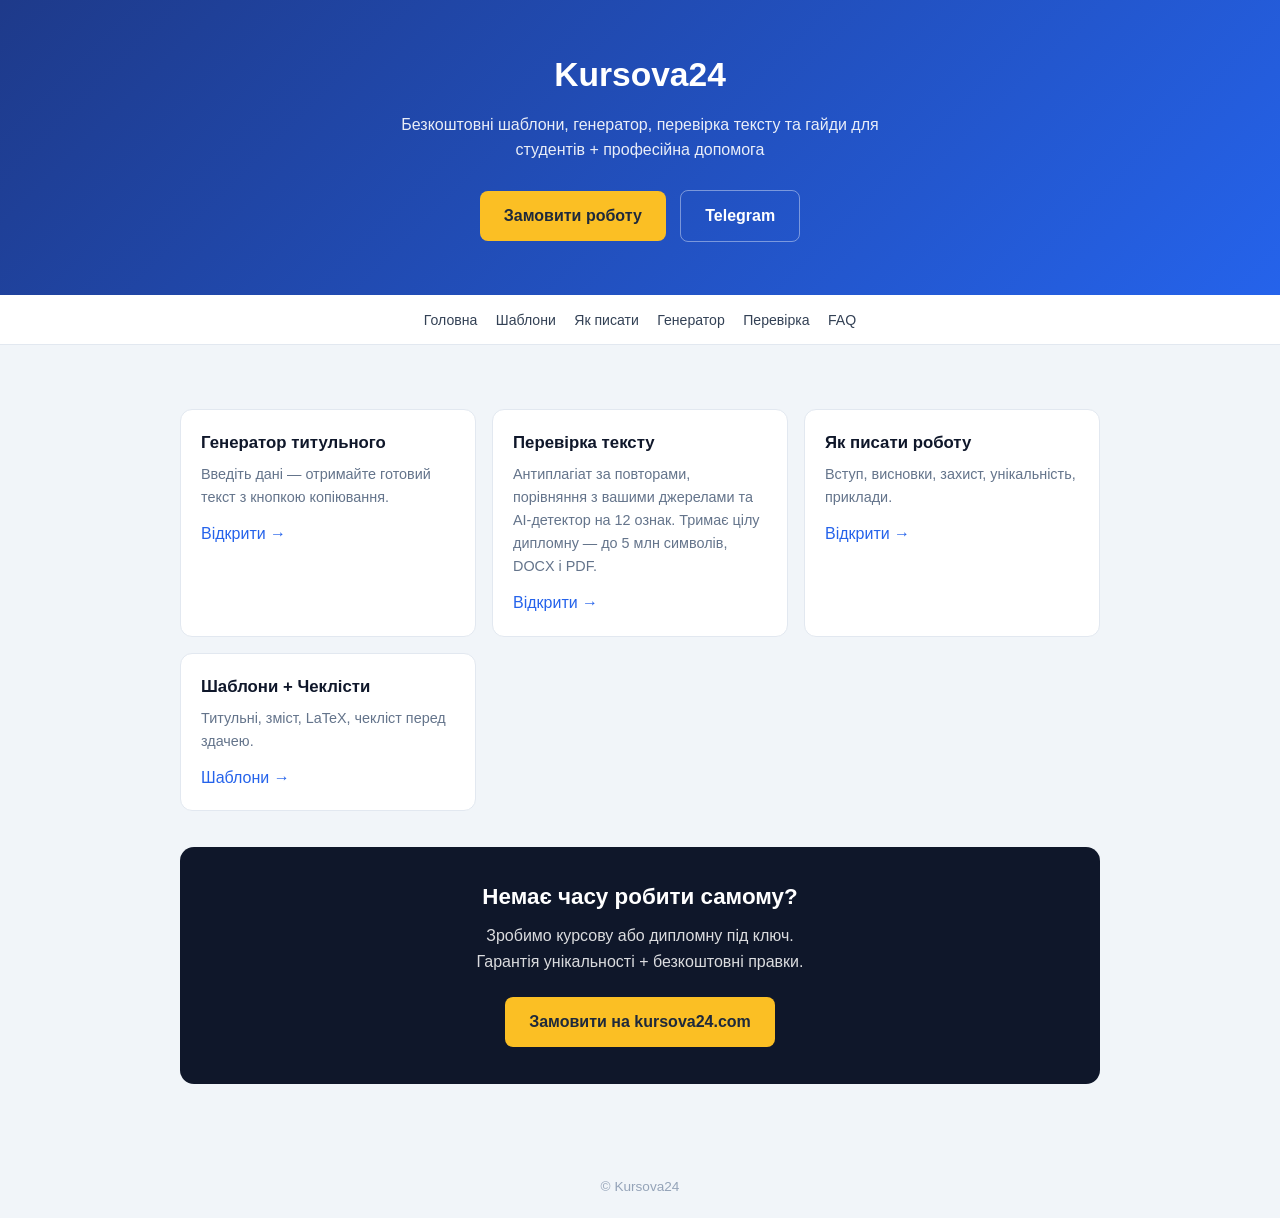
<file: index.html>
<!DOCTYPE html>
<html lang="uk">
<head>
  <meta charset="UTF-8">
  <meta name="viewport" content="width=device-width, initial-scale=1.0">
  <title>Kursova24 — Безкоштовні шаблони + допомога з курсовими</title>
  <meta name="description" content="Шаблони, генератор титульного, перевірка тексту, гайди з написання. Професійна допомога студентам.">
  <style>
    *{box-sizing:border-box;margin:0;padding:0}body{font-family:-apple-system,BlinkMacSystemFont,'Segoe UI',Roboto,sans-serif;line-height:1.6;color:#0f172a;background:#f1f5f9}.hero{background:linear-gradient(135deg,#1e3a8a,#2563eb);color:#fff;padding:48px 20px;text-align:center}.hero h1{font-size:2.1rem;margin-bottom:10px}.hero p{opacity:.9;margin-bottom:22px;max-width:540px;margin-left:auto;margin-right:auto}.btn{display:inline-block;padding:12px 24px;border-radius:8px;font-weight:600;text-decoration:none;margin:5px;font-size:1rem}.btn-yellow{background:#fbbf24;color:#1e293b}.btn-outline{background:transparent;color:#fff;border:1px solid rgba(255,255,255,.4)}.nav{background:#fff;border-bottom:1px solid #e2e8f0;padding:12px 20px;text-align:center;position:sticky;top:0;z-index:10}.nav a{margin:0 7px;color:#334155;text-decoration:none;font-weight:500;font-size:.88rem}.container{max-width:960px;margin:0 auto;padding:36px 20px}.grid{display:grid;grid-template-columns:repeat(auto-fit,minmax(240px,1fr));gap:16px;margin:28px 0}.card{background:#fff;border-radius:12px;padding:20px;border:1px solid #e2e8f0}.card h3{margin-bottom:6px;font-size:1.05rem}.card p{color:#64748b;font-size:.9rem;margin-bottom:12px}.card a{color:#2563eb;font-weight:500;text-decoration:none}.cta{background:#0f172a;color:#fff;border-radius:14px;padding:32px 20px;text-align:center;margin:36px 0}.cta h2{font-size:1.4rem;margin-bottom:8px}.cta p{opacity:.85;margin-bottom:18px}footer{text-align:center;padding:20px;color:#94a3b8;font-size:.85rem}
  </style>
</head>
<body>
  <div class="hero">
    <h1>Kursova24</h1>
    <p>Безкоштовні шаблони, генератор, перевірка тексту та гайди для студентів + професійна допомога</p>
    <a class="btn btn-yellow" href="https://kursova24.com" target="_blank">Замовити роботу</a>
    <a class="btn btn-outline" href="https://t.me/k24Anton" target="_blank">Telegram</a>
  </div>
  <nav class="nav">
    <a href="index.html">Головна</a>
    <a href="templates.html">Шаблони</a>
    <a href="how-to.html">Як писати</a>
    <a href="generator.html">Генератор</a>
    <a href="check.html">Перевірка</a>
    <a href="faq.html">FAQ</a>
  </nav>
  <div class="container">
    <div class="grid">
      <div class="card">
        <h3>Генератор титульного</h3>
        <p>Введіть дані — отримайте готовий текст з кнопкою копіювання.</p>
        <a href="generator.html">Відкрити →</a>
      </div>
      <div class="card">
        <h3>Перевірка тексту</h3>
        <p>Антиплагіат за повторами, порівняння з вашими джерелами та AI-детектор на 12 ознак. Тримає цілу дипломну — до 5 млн символів, DOCX і PDF.</p>
        <a href="check.html">Відкрити →</a>
      </div>
      <div class="card">
        <h3>Як писати роботу</h3>
        <p>Вступ, висновки, захист, унікальність, приклади.</p>
        <a href="how-to.html">Відкрити →</a>
      </div>
      <div class="card">
        <h3>Шаблони + Чеклісти</h3>
        <p>Титульні, зміст, LaTeX, чекліст перед здачею.</p>
        <a href="https://github.com/prostoyinteligent-jpg/ukrainian-academic-templates">Шаблони →</a>
      </div>
    </div>
    <div class="cta">
      <h2>Немає часу робити самому?</h2>
      <p>Зробимо курсову або дипломну під ключ.<br>Гарантія унікальності + безкоштовні правки.</p>
      <a class="btn btn-yellow" href="https://kursova24.com" target="_blank">Замовити на kursova24.com</a>
    </div>
  </div>
  <footer>© Kursova24</footer>
</body>
</html>
</file>
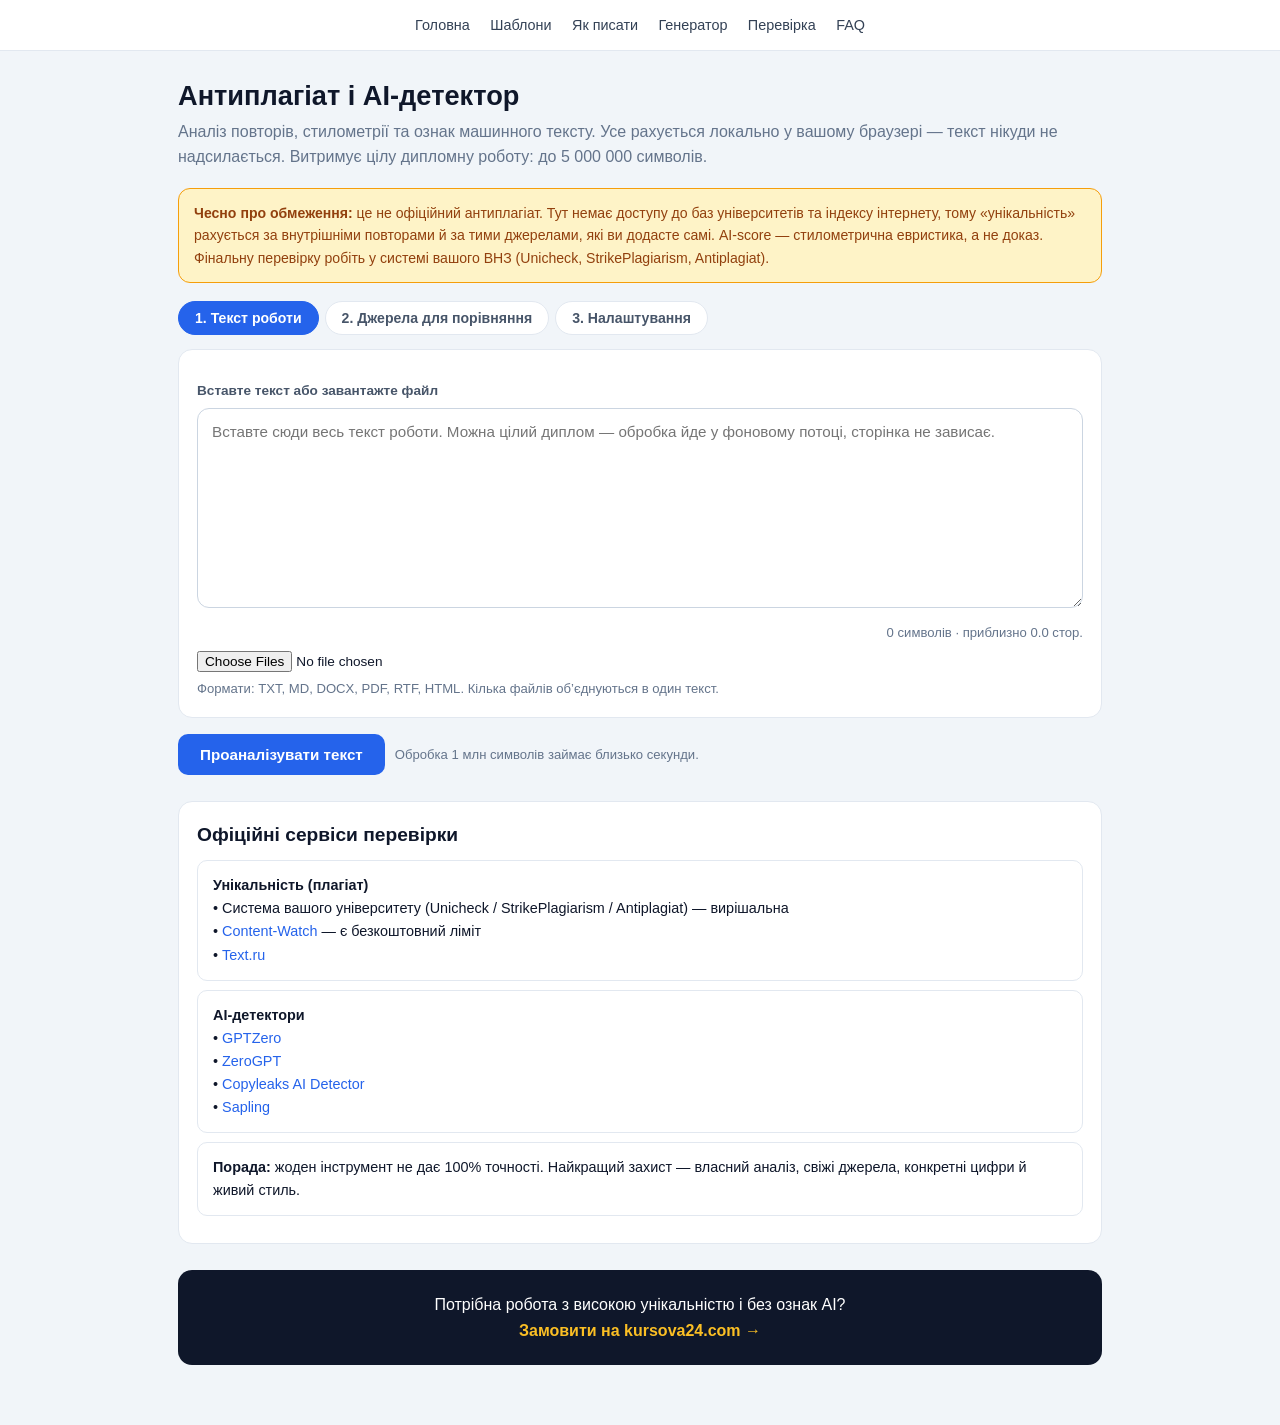
<file: check.html>
<!DOCTYPE html>
<html lang="uk">
<head>
  <meta charset="UTF-8">
  <meta name="viewport" content="width=device-width, initial-scale=1.0">
  <title>Антиплагіат та AI-детектор онлайн — перевірка курсової | Kursova24</title>
  <meta name="description" content="Безкоштовна перевірка тексту на повтори та ознаки AI-генерації. Працює у браузері, тримає великі тексти до 5 млн символів, підтримує DOCX, PDF і TXT.">
  <link rel="stylesheet" href="assets/check.css">
</head>
<body>
  <nav class="nav">
    <a href="index.html">Головна</a>
    <a href="templates.html">Шаблони</a>
    <a href="how-to.html">Як писати</a>
    <a href="generator.html">Генератор</a>
    <a href="check.html">Перевірка</a>
    <a href="faq.html">FAQ</a>
  </nav>

  <div class="container">
    <h1>Антиплагіат і AI-детектор</h1>
    <p class="lead">Аналіз повторів, стилометрії та ознак машинного тексту. Усе рахується локально у вашому браузері — текст нікуди не надсилається. Витримує цілу дипломну роботу: до 5 000 000 символів.</p>

    <div class="disclaimer">
      <strong>Чесно про обмеження:</strong> це не офіційний антиплагіат. Тут немає доступу до баз університетів та індексу інтернету,
      тому «унікальність» рахується за внутрішніми повторами й за тими джерелами, які ви додасте самі.
      AI-score — стилометрична евристика, а не доказ. Фінальну перевірку робіть у системі вашого ВНЗ (Unicheck, StrikePlagiarism, Antiplagiat).
    </div>

    <div class="tabs">
      <button class="tab active" data-panel="text">1. Текст роботи</button>
      <button class="tab" data-panel="sources">2. Джерела для порівняння</button>
      <button class="tab" data-panel="settings">3. Налаштування</button>
    </div>

    <!-- панель: текст -->
    <div class="card" data-panel-body="text">
      <label class="field" for="text">Вставте текст або завантажте файл</label>
      <textarea id="text" placeholder="Вставте сюди весь текст роботи. Можна цілий диплом — обробка йде у фоновому потоці, сторінка не зависає."></textarea>
      <div class="counter" id="counter">0 символів</div>
      <div class="row" style="margin-top:8px">
        <input type="file" id="mainFile" accept=".txt,.md,.docx,.pdf,.rtf,.csv,.tex,.html,.htm" multiple>
        <span class="hint" id="mainFileHint"></span>
      </div>
      <p class="hint" style="margin-top:6px">Формати: TXT, MD, DOCX, PDF, RTF, HTML. Кілька файлів об’єднуються в один текст.</p>
    </div>

    <!-- панель: джерела -->
    <div class="card" data-panel-body="sources" style="display:none">
      <h3>Порівняння з джерелами</h3>
      <p class="hint">Додайте методичку, чужу роботу, статті або власні попередні роботи — інструмент знайде дослівні збіги та покаже відсоток покриття. Так працює справжній антиплагіат, тільки база тут ваша.</p>
      <label class="field" for="srcText">Вставити текст джерела</label>
      <textarea id="srcText" class="small" placeholder="Текст статті, методички або іншої роботи…"></textarea>
      <div class="row" style="margin-top:8px">
        <button class="btn btn-sec btn-sm" id="addSrcText">Додати як джерело</button>
        <input type="file" id="srcFile" accept=".txt,.md,.docx,.pdf,.rtf,.csv,.tex,.html,.htm" multiple>
        <span class="hint" id="srcFileHint"></span>
        <button class="btn btn-sec btn-sm" id="clearSrc">Очистити всі</button>
      </div>
      <div id="sourceList" style="margin-top:12px"></div>
    </div>

    <!-- панель: налаштування -->
    <div class="card" data-panel-body="settings" style="display:none">
      <h3>Чутливість пошуку повторів</h3>
      <label class="field" for="sensitivity">Мінімальна довжина збігу (у словах)</label>
      <select id="sensitivity">
        <option value="4">4 слова — максимальна чутливість (більше «шуму»)</option>
        <option value="5">5 слів — суворо</option>
        <option value="6" selected>6 слів — рекомендовано</option>
        <option value="8">8 слів — лише явні дослівні запозичення</option>
        <option value="10">10 слів — тільки великі блоки</option>
      </select>
      <p class="hint" style="margin-top:8px">Університетські системи зазвичай реагують на збіги від 5–8 слів. Менше значення — більше знайдених фрагментів, але й більше випадкових.</p>
    </div>

    <div class="row">
      <button class="btn" id="runBtn">Проаналізувати текст</button>
      <span class="hint">Обробка 1 млн символів займає близько секунди.</span>
    </div>
    <div class="err" id="error"></div>

    <div class="progress-wrap" id="progressWrap">
      <div class="progress"><span id="progressBar"></span></div>
      <div class="progress-label" id="progressLabel"></div>
    </div>

    <!-- результати -->
    <div class="results" id="results">
      <div class="card" style="margin-top:20px">
        <h2>Статистика тексту</h2>
        <div class="grid" id="kpis"></div>
      </div>

      <div class="card">
        <h2>Антиплагіат: внутрішні повтори</h2>
        <div class="score">
          <div class="dial bg-ok" id="plagDial"></div>
          <div style="flex:1;min-width:240px" id="plagSummary"></div>
        </div>
        <details open style="margin-top:14px">
          <summary>Найдовші дослівні повтори</summary>
          <div style="margin-top:10px" id="blocks"></div>
        </details>
        <details>
          <summary>Найчастіші слова (ознака «водянистого» тексту)</summary>
          <table style="margin-top:8px"><thead><tr><th>Слово</th><th>Разів</th><th>Частка</th></tr></thead><tbody id="topWords"></tbody></table>
        </details>
      </div>

      <div class="card" id="sourcesResult" style="display:none">
        <h2>Збіги з вашими джерелами</h2>
        <div class="score">
          <div class="dial bg-ok" id="srcDial"></div>
          <div style="flex:1;min-width:240px">
            <table><thead><tr><th>Джерело</th><th>Покриття</th><th>Jaccard</th><th>Слів у джерелі</th></tr></thead><tbody id="srcTable"></tbody></table>
          </div>
        </div>
        <details open style="margin-top:14px">
          <summary>Фрагменти, що збігаються</summary>
          <div style="margin-top:10px" id="srcFragments"></div>
        </details>
      </div>

      <div class="card">
        <h2>AI-детектор</h2>
        <div class="score">
          <div class="dial bg-ok" id="aiDial"></div>
          <div style="flex:1;min-width:240px" id="aiVerdict"></div>
        </div>
        <h3 style="margin-top:18px">Розклад за ознаками</h3>
        <table><thead><tr><th>Ознака</th><th>Ризик</th><th>Що робити</th></tr></thead><tbody id="signals"></tbody></table>
        <details open style="margin-top:14px">
          <summary>Абзаци з найвищим ризиком AI</summary>
          <div style="margin-top:10px" id="paraRisk"></div>
        </details>
        <details>
          <summary>Знайдені шаблонні фрази</summary>
          <table style="margin-top:8px"><thead><tr><th>Фраза</th><th>Разів</th></tr></thead><tbody id="cliches"></tbody></table>
        </details>
      </div>

      <div class="card">
        <h2>Що виправити</h2>
        <ul id="recommendations" style="padding-left:20px;font-size:.92rem"></ul>
      </div>

      <div class="card">
        <h2>Речення для зовнішньої перевірки</h2>
        <p class="hint">Найінформативніші речення роботи. Натисніть пошуковик — якщо речення знайдеться дослівно, це потенційний плагіат.</p>
        <div style="margin-top:12px" id="extSentences"></div>
      </div>

      <div class="card">
        <h2>Звіт</h2>
        <div class="row">
          <button class="btn btn-sec btn-sm" id="downloadReport">Завантажити звіт (.md)</button>
          <button class="btn btn-sec btn-sm" id="copyReport">Копіювати звіт</button>
        </div>
      </div>
    </div>

    <div class="card" style="margin-top:26px">
      <h2>Офіційні сервіси перевірки</h2>
      <div class="tool">
        <strong>Унікальність (плагіат)</strong><br>
        • Система вашого університету (Unicheck / StrikePlagiarism / Antiplagiat) — вирішальна<br>
        • <a href="https://content-watch.ru" target="_blank" rel="noopener">Content-Watch</a> — є безкоштовний ліміт<br>
        • <a href="https://text.ru" target="_blank" rel="noopener">Text.ru</a>
      </div>
      <div class="tool">
        <strong>AI-детектори</strong><br>
        • <a href="https://gptzero.me" target="_blank" rel="noopener">GPTZero</a><br>
        • <a href="https://www.zerogpt.com" target="_blank" rel="noopener">ZeroGPT</a><br>
        • <a href="https://copyleaks.com/ai-content-detector" target="_blank" rel="noopener">Copyleaks AI Detector</a><br>
        • <a href="https://sapling.ai/ai-content-detector" target="_blank" rel="noopener">Sapling</a>
      </div>
      <div class="tool">
        <strong>Порада:</strong> жоден інструмент не дає 100% точності. Найкращий захист — власний аналіз, свіжі джерела, конкретні цифри й живий стиль.
      </div>
    </div>

    <div class="cta">
      <p>Потрібна робота з високою унікальністю і без ознак AI?</p>
      <p><a href="https://kursova24.com" target="_blank" rel="noopener">Замовити на kursova24.com →</a></p>
    </div>
  </div>

  <script src="assets/check.js"></script>
</body>
</html>
</file>
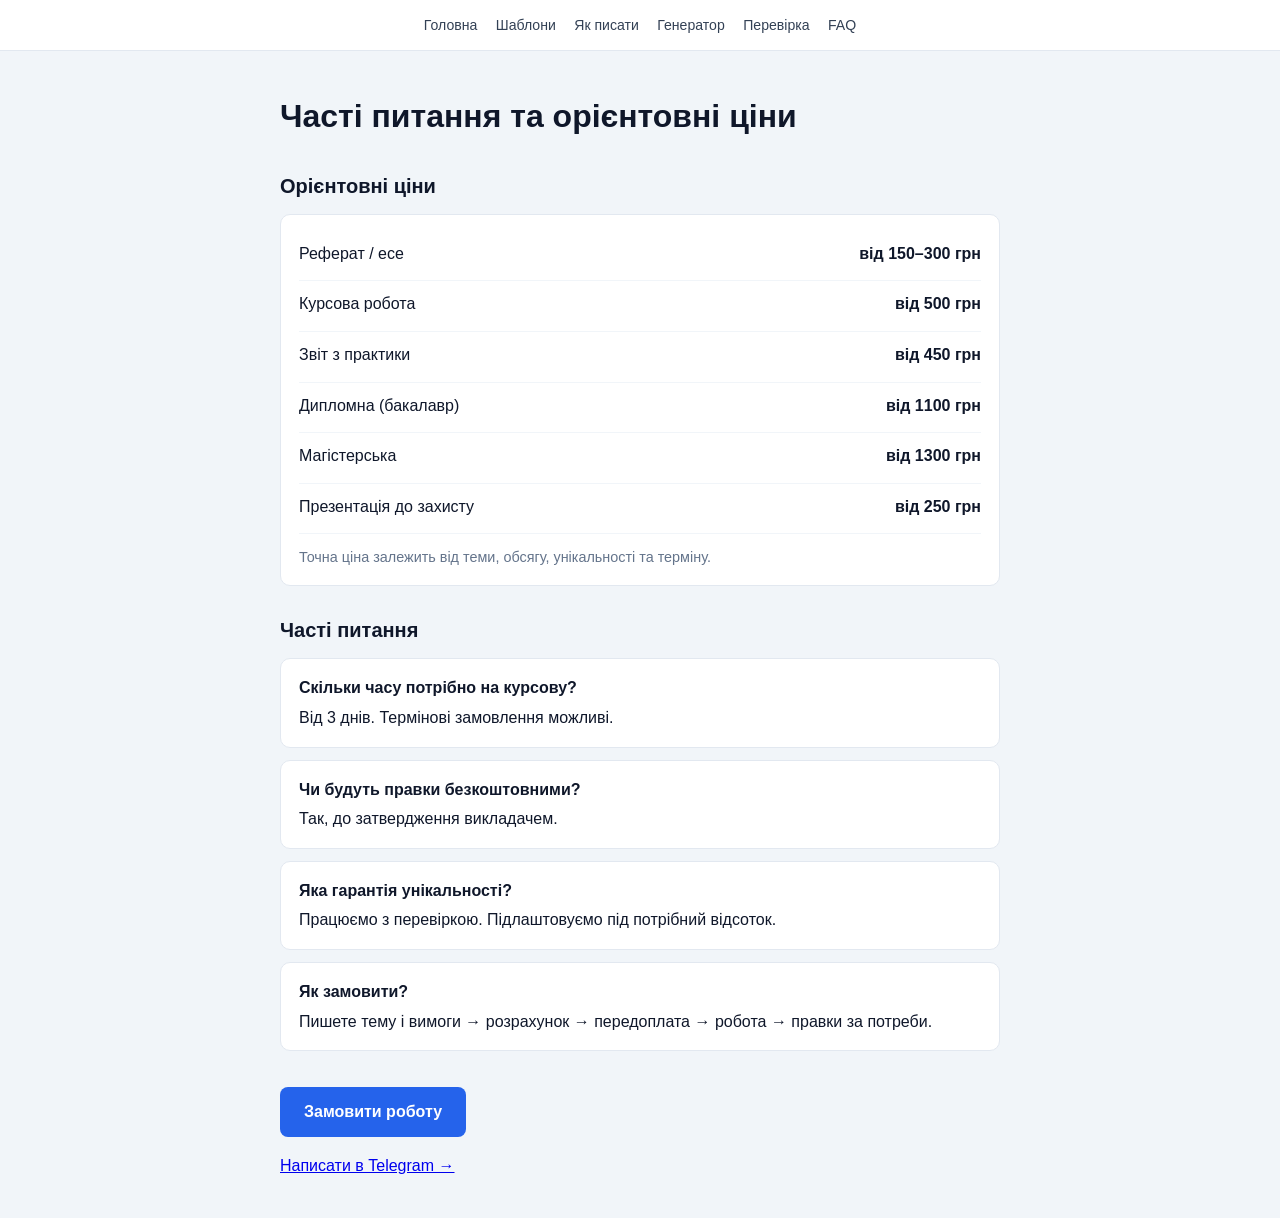
<file: faq.html>
<!DOCTYPE html>
<html lang="uk">
<head>
  <meta charset="UTF-8">
  <meta name="viewport" content="width=device-width, initial-scale=1.0">
  <title>FAQ та ціни — Kursova24</title>
  <style>
    *{box-sizing:border-box;margin:0;padding:0}body{font-family:-apple-system,BlinkMacSystemFont,'Segoe UI',Roboto,sans-serif;line-height:1.6;color:#0f172a;background:#f1f5f9}.nav{background:#fff;border-bottom:1px solid #e2e8f0;padding:12px 20px;text-align:center}.nav a{margin:0 7px;color:#334155;text-decoration:none;font-weight:500;font-size:.88rem}.container{max-width:760px;margin:0 auto;padding:40px 20px}h1{margin-bottom:24px}h2{margin:28px 0 12px;font-size:1.25rem}.item{background:#fff;border-radius:10px;padding:16px 18px;margin-bottom:12px;border:1px solid #e2e8f0}.item strong{display:block;margin-bottom:4px}.price{display:flex;justify-content:space-between;padding:10px 0;border-bottom:1px solid #f1f5f9}.btn{display:inline-block;margin-top:24px;background:#2563eb;color:#fff;padding:12px 24px;border-radius:8px;text-decoration:none;font-weight:600}
  </style>
</head>
<body>
  <nav class="nav">
    <a href="index.html">Головна</a>
    <a href="templates.html">Шаблони</a>
    <a href="how-to.html">Як писати</a>
    <a href="generator.html">Генератор</a>
    <a href="check.html">Перевірка</a>
    <a href="faq.html">FAQ</a>
  </nav>
  <div class="container">
    <h1>Часті питання та орієнтовні ціни</h1>
    <h2>Орієнтовні ціни</h2>
    <div class="item">
      <div class="price"><span>Реферат / есе</span><strong>від 150–300 грн</strong></div>
      <div class="price"><span>Курсова робота</span><strong>від 500 грн</strong></div>
      <div class="price"><span>Звіт з практики</span><strong>від 450 грн</strong></div>
      <div class="price"><span>Дипломна (бакалавр)</span><strong>від 1100 грн</strong></div>
      <div class="price"><span>Магістерська</span><strong>від 1300 грн</strong></div>
      <div class="price"><span>Презентація до захисту</span><strong>від 250 грн</strong></div>
      <p style="margin-top:12px;font-size:.9rem;color:#64748b">Точна ціна залежить від теми, обсягу, унікальності та терміну.</p>
    </div>
    <h2>Часті питання</h2>
    <div class="item"><strong>Скільки часу потрібно на курсову?</strong>Від 3 днів. Термінові замовлення можливі.</div>
    <div class="item"><strong>Чи будуть правки безкоштовними?</strong>Так, до затвердження викладачем.</div>
    <div class="item"><strong>Яка гарантія унікальності?</strong>Працюємо з перевіркою. Підлаштовуємо під потрібний відсоток.</div>
    <div class="item"><strong>Як замовити?</strong>Пишете тему і вимоги → розрахунок → передоплата → робота → правки за потреби.</div>
    <a class="btn" href="https://kursova24.com" target="_blank">Замовити роботу</a>
    <p style="margin-top:16px"><a href="https://t.me/k24Anton">Написати в Telegram →</a></p>
  </div>
</body>
</html>
</file>
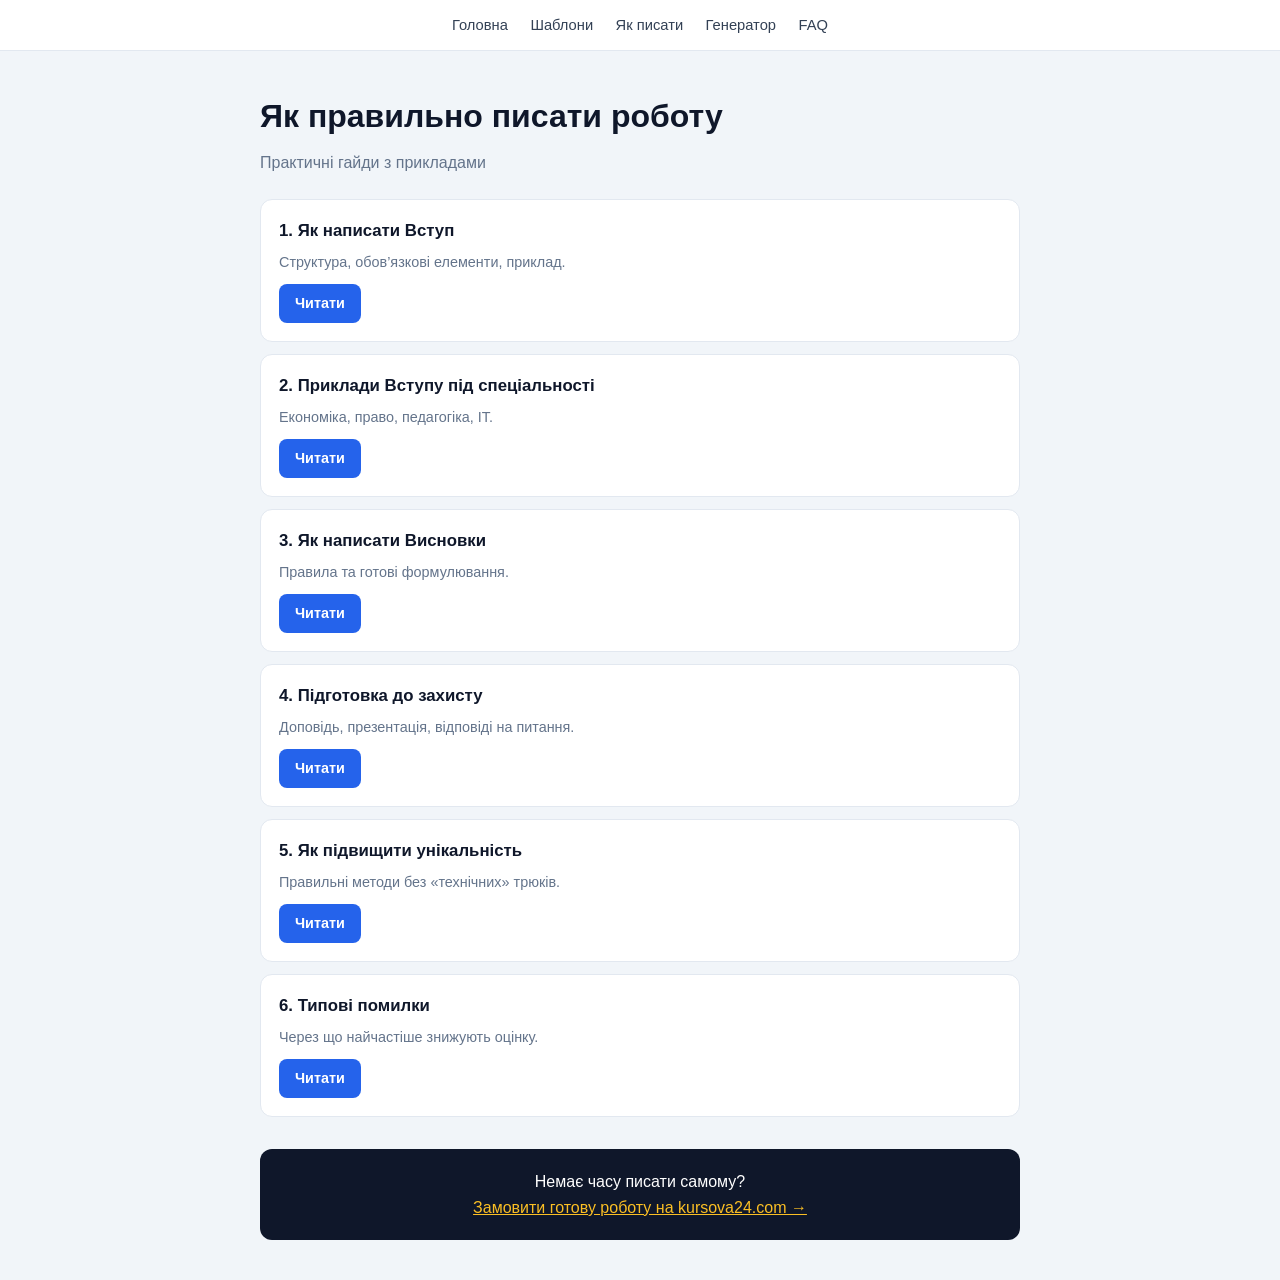
<file: how-to.html>
<!DOCTYPE html>
<html lang="uk">
<head>
  <meta charset="UTF-8">
  <meta name="viewport" content="width=device-width, initial-scale=1.0">
  <title>Як писати курсову — Kursova24</title>
  <style>
    *{box-sizing:border-box;margin:0;padding:0}body{font-family:-apple-system,BlinkMacSystemFont,'Segoe UI',Roboto,sans-serif;line-height:1.6;color:#0f172a;background:#f1f5f9}.nav{background:#fff;border-bottom:1px solid #e2e8f0;padding:12px 20px;text-align:center;position:sticky;top:0}.nav a{margin:0 9px;color:#334155;text-decoration:none;font-weight:500;font-size:.92rem}.container{max-width:800px;margin:0 auto;padding:40px 20px}h1{margin-bottom:8px}.sub{color:#64748b;margin-bottom:24px}.card{background:#fff;border-radius:12px;padding:18px;margin-bottom:12px;border:1px solid #e2e8f0}.card h3{margin-bottom:6px;font-size:1.05rem}.card p{color:#64748b;font-size:.9rem;margin-bottom:10px}a.btn{display:inline-block;background:#2563eb;color:#fff;padding:8px 16px;border-radius:8px;text-decoration:none;font-weight:600;font-size:.9rem}a.btn:hover{background:#1d4ed8}.cta{margin-top:32px;padding:20px;background:#0f172a;color:#fff;border-radius:12px;text-align:center}.cta a{color:#fbbf24}
  </style>
</head>
<body>
  <nav class="nav">
    <a href="index.html">Головна</a>
    <a href="templates.html">Шаблони</a>
    <a href="how-to.html">Як писати</a>
    <a href="generator.html">Генератор</a>
    <a href="faq.html">FAQ</a>
  </nav>
  <div class="container">
    <h1>Як правильно писати роботу</h1>
    <p class="sub">Практичні гайди з прикладами</p>

    <div class="card">
      <h3>1. Як написати Вступ</h3>
      <p>Структура, обов’язкові елементи, приклад.</p>
      <a class="btn" href="https://github.com/prostoyinteligent-jpg/how-to-write-kursova/blob/main/01-vstup.md">Читати</a>
    </div>
    <div class="card">
      <h3>2. Приклади Вступу під спеціальності</h3>
      <p>Економіка, право, педагогіка, IT.</p>
      <a class="btn" href="https://github.com/prostoyinteligent-jpg/how-to-write-kursova/blob/main/06-pryklady-vstupu.md">Читати</a>
    </div>
    <div class="card">
      <h3>3. Як написати Висновки</h3>
      <p>Правила та готові формулювання.</p>
      <a class="btn" href="https://github.com/prostoyinteligent-jpg/how-to-write-kursova/blob/main/02-vysnovky.md">Читати</a>
    </div>
    <div class="card">
      <h3>4. Підготовка до захисту</h3>
      <p>Доповідь, презентація, відповіді на питання.</p>
      <a class="btn" href="https://github.com/prostoyinteligent-jpg/how-to-write-kursova/blob/main/05-pidgotovka-do-zahystu.md">Читати</a>
    </div>
    <div class="card">
      <h3>5. Як підвищити унікальність</h3>
      <p>Правильні методи без «технічних» трюків.</p>
      <a class="btn" href="https://github.com/prostoyinteligent-jpg/how-to-write-kursova/blob/main/07-unikalnist.md">Читати</a>
    </div>
    <div class="card">
      <h3>6. Типові помилки</h3>
      <p>Через що найчастіше знижують оцінку.</p>
      <a class="btn" href="https://github.com/prostoyinteligent-jpg/how-to-write-kursova/blob/main/03-typovi-pomylky.md">Читати</a>
    </div>

    <div class="cta">
      <p>Немає часу писати самому?</p>
      <p><a href="https://kursova24.com">Замовити готову роботу на kursova24.com →</a></p>
    </div>
  </div>
</body>
</html>
</file>
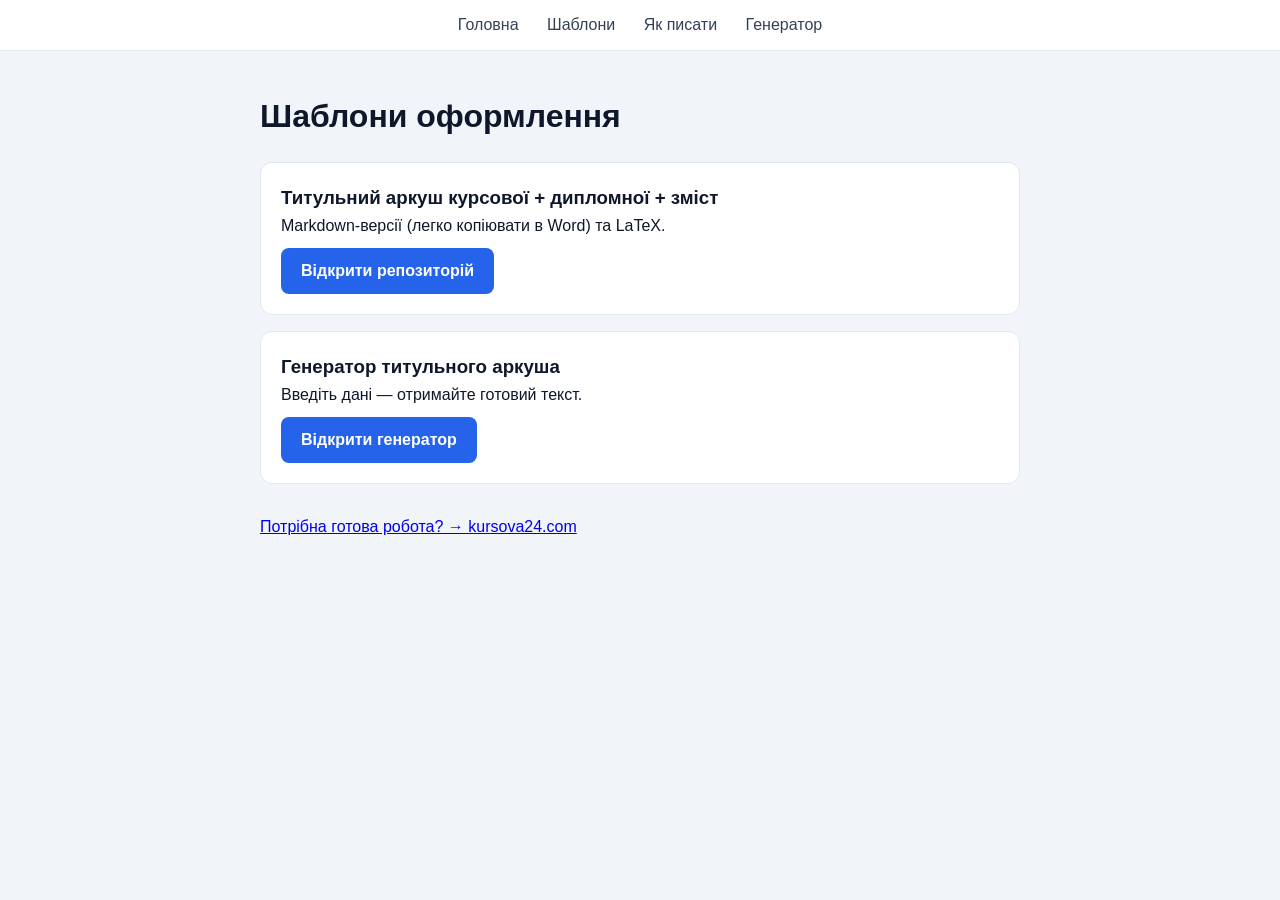
<file: templates.html>
<!DOCTYPE html>
<html lang="uk">
<head>
  <meta charset="UTF-8">
  <meta name="viewport" content="width=device-width, initial-scale=1.0">
  <title>Шаблони — Kursova24</title>
  <style>
    *{box-sizing:border-box;margin:0;padding:0}body{font-family:-apple-system,BlinkMacSystemFont,'Segoe UI',Roboto,sans-serif;line-height:1.6;color:#0f172a;background:#f1f5f9}.nav{background:#fff;border-bottom:1px solid #e2e8f0;padding:12px 20px;text-align:center}.nav a{margin:0 12px;color:#334155;text-decoration:none;font-weight:500}.container{max-width:800px;margin:0 auto;padding:40px 20px}h1{margin-bottom:20px}.card{background:#fff;border-radius:12px;padding:20px;margin-bottom:16px;border:1px solid #e2e8f0}a.btn{display:inline-block;background:#2563eb;color:#fff;padding:10px 20px;border-radius:8px;text-decoration:none;font-weight:600;margin-top:10px}
  </style>
</head>
<body>
  <nav class="nav">
    <a href="index.html">Головна</a>
    <a href="templates.html">Шаблони</a>
    <a href="how-to.html">Як писати</a>
    <a href="generator.html">Генератор</a>
  </nav>
  <div class="container">
    <h1>Шаблони оформлення</h1>
    <div class="card">
      <h3>Титульний аркуш курсової + дипломної + зміст</h3>
      <p>Markdown-версії (легко копіювати в Word) та LaTeX.</p>
      <a class="btn" href="https://github.com/prostoyinteligent-jpg/ukrainian-academic-templates">Відкрити репозиторій</a>
    </div>
    <div class="card">
      <h3>Генератор титульного аркуша</h3>
      <p>Введіть дані — отримайте готовий текст.</p>
      <a class="btn" href="generator.html">Відкрити генератор</a>
    </div>
    <p style="margin-top:30px"><a href="https://kursova24.com">Потрібна готова робота? → kursova24.com</a></p>
  </div>
</body>
</html>
</file>
<file: assets/check.css>
:root{
  --bg:#f1f5f9; --card:#ffffff; --ink:#0f172a; --muted:#64748b; --line:#e2e8f0;
  --brand:#2563eb; --brand-dark:#1d4ed8; --ok:#16a34a; --warn:#f59e0b; --bad:#dc2626;
}
*{box-sizing:border-box;margin:0;padding:0}
body{font-family:-apple-system,BlinkMacSystemFont,'Segoe UI',Roboto,Arial,sans-serif;line-height:1.6;color:var(--ink);background:var(--bg)}
.nav{background:#fff;border-bottom:1px solid var(--line);padding:12px 20px;text-align:center;position:sticky;top:0;z-index:20}
.nav a{margin:0 8px;color:#334155;text-decoration:none;font-weight:500;font-size:.9rem}
.nav a:hover{color:var(--brand)}
.container{max-width:960px;margin:0 auto;padding:28px 18px 60px}
h1{font-size:1.7rem;line-height:1.25;margin-bottom:6px}
h2{font-size:1.2rem;margin-bottom:10px}
h3{font-size:1rem;margin-bottom:8px}
.lead{color:var(--muted);margin-bottom:18px}
.card{background:var(--card);border:1px solid var(--line);border-radius:14px;padding:18px;margin-bottom:16px}
.disclaimer{background:#fef3c7;border:1px solid #f59e0b;border-radius:12px;padding:13px 15px;font-size:.88rem;color:#92400e;margin-bottom:18px}
.tabs{display:flex;gap:6px;flex-wrap:wrap;margin-bottom:14px}
.tab{background:#fff;border:1px solid var(--line);border-radius:999px;padding:8px 16px;font-size:.88rem;font-weight:600;color:#475569;cursor:pointer}
.tab.active{background:var(--brand);border-color:var(--brand);color:#fff}
textarea{width:100%;min-height:200px;padding:14px;border:1px solid #cbd5e1;border-radius:12px;font-size:.95rem;font-family:inherit;resize:vertical;background:#fff}
textarea.small{min-height:120px}
label.field{display:block;font-size:.85rem;font-weight:600;color:#475569;margin:12px 0 6px}
.row{display:flex;gap:10px;flex-wrap:wrap;align-items:center}
.btn{background:var(--brand);color:#fff;border:none;padding:12px 22px;border-radius:10px;font-weight:600;cursor:pointer;font-size:.95rem}
.btn:hover{background:var(--brand-dark)}
.btn:disabled{background:#94a3b8;cursor:not-allowed}
.btn-sec{background:#fff;color:#334155;border:1px solid #cbd5e1}
.btn-sec:hover{background:#f8fafc}
.btn-sm{padding:7px 14px;font-size:.85rem}
.hint{font-size:.82rem;color:var(--muted)}
.counter{font-size:.82rem;color:var(--muted);text-align:right;margin-top:6px}
select{padding:9px 12px;border:1px solid #cbd5e1;border-radius:9px;background:#fff;font-size:.88rem;font-family:inherit}
input[type=file]{font-size:.85rem}
.progress-wrap{display:none;margin-top:14px}
.progress{height:9px;background:#e2e8f0;border-radius:999px;overflow:hidden}
.progress span{display:block;height:100%;width:0;background:var(--brand);transition:width .2s}
.progress-label{font-size:.82rem;color:var(--muted);margin-top:6px}
.grid{display:grid;grid-template-columns:repeat(auto-fit,minmax(180px,1fr));gap:12px}
.kpi{background:#f8fafc;border:1px solid var(--line);border-radius:12px;padding:14px}
.kpi .val{font-size:1.5rem;font-weight:700;line-height:1.2}
.kpi .lab{font-size:.8rem;color:var(--muted)}
.score{display:flex;gap:18px;align-items:center;flex-wrap:wrap}
.dial{width:120px;height:120px;border-radius:50%;display:flex;align-items:center;justify-content:center;flex-direction:column;flex:0 0 auto;color:#fff;font-weight:700}
.dial .n{font-size:1.9rem;line-height:1}
.dial .u{font-size:.7rem;opacity:.9;font-weight:600}
.bg-ok{background:var(--ok)}.bg-warn{background:var(--warn)}.bg-bad{background:var(--bad)}
.badge{display:inline-block;padding:3px 11px;border-radius:999px;font-size:.78rem;font-weight:700}
.badge-ok{background:#dcfce7;color:#166534}.badge-warn{background:#fef3c7;color:#92400e}.badge-bad{background:#fee2e2;color:#991b1b}
table{width:100%;border-collapse:collapse;font-size:.88rem}
th,td{text-align:left;padding:9px 8px;border-bottom:1px solid #f1f5f9;vertical-align:top}
th{font-size:.78rem;text-transform:uppercase;letter-spacing:.03em;color:var(--muted)}
.bar{height:7px;background:#e2e8f0;border-radius:999px;overflow:hidden;min-width:70px}
.bar span{display:block;height:100%}
.frag{background:#f8fafc;border:1px solid var(--line);border-left:3px solid var(--warn);border-radius:8px;padding:10px 12px;margin-bottom:8px;font-size:.87rem}
.frag .meta{font-size:.76rem;color:var(--muted);margin-bottom:4px;font-weight:600}
.list-links a{display:inline-block;margin-right:10px;font-size:.8rem;color:var(--brand);text-decoration:none;font-weight:600}
.src-item{border:1px solid var(--line);border-radius:12px;padding:12px;margin-bottom:10px;background:#f8fafc}
.src-item .row{justify-content:space-between}
details{margin-top:8px}
summary{cursor:pointer;font-weight:600;font-size:.9rem;color:#334155}
.results{display:none}
.cta{background:#0f172a;color:#fff;border-radius:14px;padding:22px;text-align:center;margin-top:26px}
.cta a{color:#fbbf24;font-weight:700;text-decoration:none}
.tool{background:#fff;border:1px solid var(--line);border-radius:10px;padding:13px 15px;margin-bottom:9px;font-size:.9rem}
.tool a{color:var(--brand);font-weight:500;text-decoration:none}
.err{background:#fee2e2;border:1px solid #fca5a5;color:#991b1b;border-radius:10px;padding:11px 13px;font-size:.88rem;margin-top:12px;display:none}
@media(max-width:560px){.dial{width:96px;height:96px}.container{padding:20px 14px 44px}}
</file>
